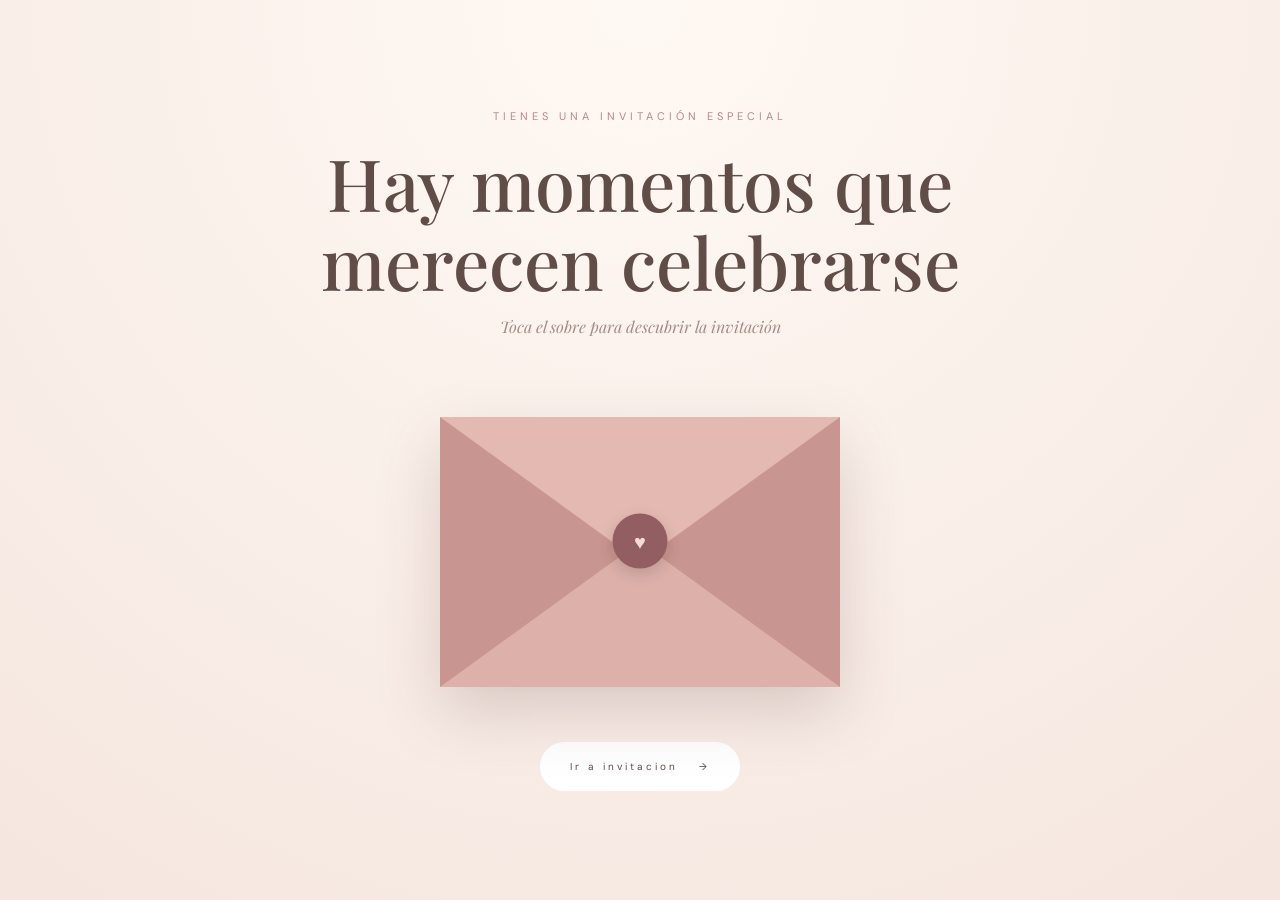
<file: index.html>
<!DOCTYPE html>
<html lang="es">

<head>
    <meta charset="UTF-8">
    <meta name="viewport" content="width=device-width, initial-scale=1.0">

    <title>Una invitación especial 💌</title>

    <link rel="stylesheet" href="style.css">

    <link rel="preconnect" href="https://fonts.googleapis.com">

    <link href="https://fonts.googleapis.com/css2?family=DM+Sans:wght@300;400;500&family=Great+Vibes&family=Playfair+Display:ital,wght@0,500;1,500&display=swap"
          rel="stylesheet">
</head>

<body class="inicio">

    <main class="inicio-container">

        <p class="mini-text">
            TIENES UNA INVITACIÓN ESPECIAL
        </p>

        <h1>
            Hay momentos que<br>
            merecen celebrarse
        </h1>

        <p class="instruccion">
            Toca el sobre para descubrir la invitación
        </p>


        <!-- SOBRE -->
        <div class="envelope-container"
             onclick="abrirSobre()">
             


            <div class="envelope" id="envelope">

                <!-- CARTA -->
                <div class="letter">

                    <span class="flor">✿</span>

                    <p>Estás invitado al</p>

                    <h2>
                        Cumpleaños<br>
                        de Mamá
                    </h2>

                    <span class="fecha">
                        24 • 10 • 2026
                    </span>

                </div>


                <!-- PARTE TRASERA -->
                <div class="envelope-back"></div>


                <!-- LADOS DEL SOBRE -->
                <div class="envelope-left"></div>

                <div class="envelope-right"></div>

                <div class="envelope-bottom"></div>


                <!-- TAPA -->
                <div class="envelope-flap"></div>


                <!-- SELLO -->
                <div class="seal">
                    <span>♥</span>
                </div>

            </div>

        </div>


        <p class="click-text">
            
            <a href="invitacion.html" class="confirmar-button">
                Ir a invitacion
            <span>→</span>

             </a>

        </p>
     
    </main>


    <!-- TRANSICIÓN -->
    <div id="transition-screen">

        <span>✿</span>

        <h2>
            Una celebración<br>
            muy especial
        </h2>

    </div>


    <script src="script.js"></script>

</body>

</html>
</file>
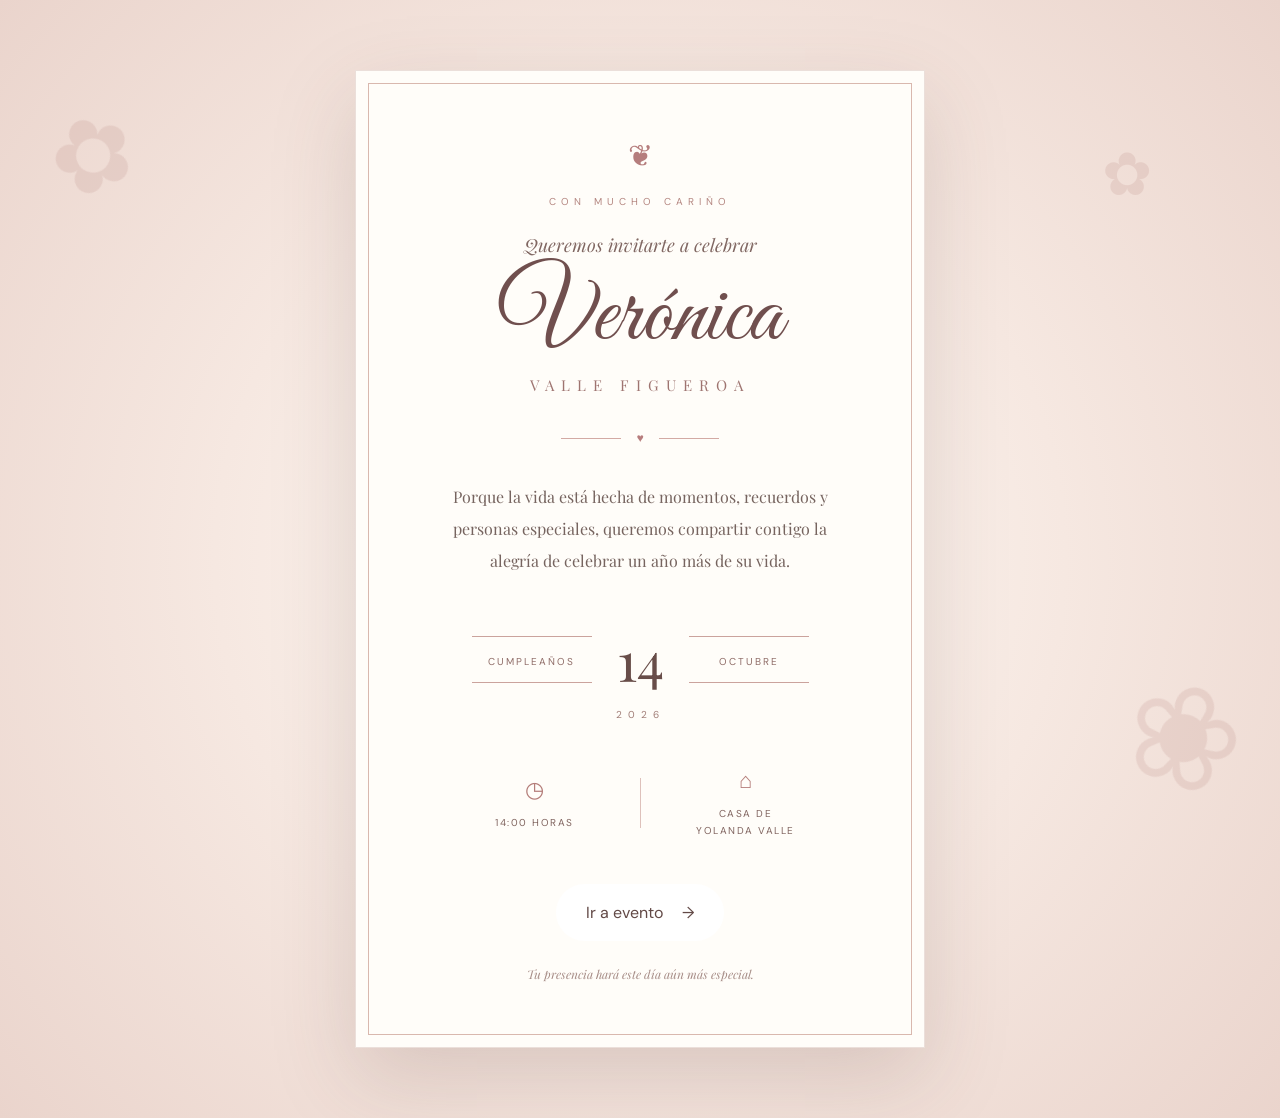
<file: invitacion.html>
<!DOCTYPE html>
<html lang="es">

<head>
    <meta charset="UTF-8">
    <meta name="viewport" content="width=device-width, initial-scale=1.0">

    <title>Verónica | Una celebración especial</title>

    <link rel="stylesheet" href="style.css">

    <link href="https://fonts.googleapis.com/css2?family=DM+Sans:wght@300;400;500&family=Great+Vibes&family=Playfair+Display:ital,wght@0,400;0,500;1,400&display=swap"
          rel="stylesheet">
</head>

<body class="carta-page">

    <!-- DECORACIONES -->
    <div class="flor-deco flor-1">✿</div>
    <div class="flor-deco flor-2">❀</div>
    <div class="flor-deco flor-3">✿</div>

    <main class="carta-wrapper">

        <div class="carta-invitacion">

            <div class="adorno-superior">
                ❦
            </div>

            <p class="carta-mini">
                CON MUCHO CARIÑO
            </p>

            <p class="carta-intro">
                Queremos invitarte a celebrar
            </p>

            <h1>
                Verónica
            </h1>

            <h2>
                Valle Figueroa
            </h2>

            <div class="separador-carta">
                <span></span>
                <div>♥</div>
                <span></span>
            </div>

            <p class="mensaje-carta">
                Porque la vida está hecha de momentos,
                recuerdos y personas especiales,
                queremos compartir contigo la alegría
                de celebrar un año más de su vida.
            </p>

            <div class="fecha-elegante">

                <div class="fecha-lateral">
                    <span>CUMPLEAÑOS</span>
                </div>

                <div class="numero-dia">
                    14
                </div>

                <div class="fecha-lateral">
                    <span>OCTUBRE</span>
                </div>

            </div>

            <p class="anio">
                2026
            </p>

            <div class="datos-carta">

                <div>
                    <span class="datos-icono">◷</span>
                    <p>14:00 HORAS</p>
                </div>

                <div class="datos-linea"></div>

                <div>
                    <span class="datos-icono">⌂</span>
                    <p>CASA DE<br>YOLANDA VALLE</p>
                </div>

            </div>

            <a href="evento.html"
           class="confirmar-button">

            Ir a evento

            <span>→</span>

        </a>

            <p class="carta-final">
                Tu presencia hará este día aún más especial.
            </p>

        </div>

    </main>

    <!-- TRANSICIÓN -->
    <div id="transition-evento">

        <div class="transition-flower">✿</div>

        <p>17 · 10 · 2026</p>

        <h2>
            Celebremos<br>
            juntos
        </h2>

    </div>

  <script src="script.js"></script>

</body>

</html>
</file>
<file: style.css>
* {
    margin: 0;
    padding: 0;
    box-sizing: border-box;
}

body {
    font-family: "DM Sans", sans-serif;
}


/* =================================
   PANTALLA INICIAL
================================= */

.inicio {

    min-height: 100vh;

    display: flex;
    justify-content: center;
    align-items: center;

    overflow: hidden;

    background:
        radial-gradient(
            circle at top,
            #fff9f4,
            #f5e6df
        );

    color: #604d48;
}


.inicio-container {

    width: 100%;

    text-align: center;

    padding: 30px 20px;
}


.mini-text {

    font-size: 11px;

    letter-spacing: 4px;

    color: #b88787;

    margin-bottom: 20px;
}


.inicio h1 {

    font-family: "Playfair Display", serif;

    font-weight: 500;

    font-size: clamp(2.5rem, 7vw, 4.5rem);

    line-height: 1.1;

    margin-bottom: 15px;
}


.instruccion {

    font-family: "Playfair Display", serif;

    font-style: italic;

    color: #a38b85;

    margin-bottom: 80px;
}


/* =================================
   CONTENEDOR DEL SOBRE
================================= */

.envelope-container {

    width: 400px;
    height: 270px;

    margin: auto;

    cursor: pointer;

    position: relative;

    perspective: 1000px;
}


.envelope {

    position: relative;

    width: 100%;
    height: 100%;

    background: #d5a7a1;

    box-shadow:
        0 25px 60px rgba(95, 58, 55, .20);

}


/* =================================
   CARTA
================================= */

.letter {

    position: absolute;

    width: 88%;
    height: 90%;

    left: 6%;
    bottom: 5%;

    z-index: 2;

    background: #fffdf9;

    padding: 35px 20px;

    transition:
        transform 1s ease,
        bottom 1s ease;

    box-shadow:
        0 5px 15px rgba(0,0,0,.08);
}


.letter p {

    font-family: "Playfair Display", serif;

    font-style: italic;

    font-size: 14px;

    color: #a98783;

    margin-bottom: 8px;
}


.letter h2 {

    font-family: "Great Vibes", cursive;

    font-size: 42px;

    font-weight: 400;

    line-height: 1;

    color: #6b4e4b;
}


.fecha {

    display: block;

    margin-top: 15px;

    font-size: 10px;

    letter-spacing: 3px;

    color: #b28a84;
}


.flor {

    display: block;

    color: #c89a96;

    margin-bottom: 10px;
}


/* =================================
   PARTES DEL SOBRE
================================= */

.envelope-back {

    position: absolute;

    width: 100%;
    height: 100%;

    background: #d5a7a1;

    z-index: 1;
}


/* LADO IZQUIERDO */

.envelope-left {

    position: absolute;

    z-index: 4;

    width: 0;
    height: 0;

    border-top: 135px solid transparent;
    border-bottom: 135px solid transparent;

    border-left: 200px solid #c99590;

}


/* LADO DERECHO */

.envelope-right {

    position: absolute;

    right: 0;

    z-index: 4;

    width: 0;
    height: 0;

    border-top: 135px solid transparent;
    border-bottom: 135px solid transparent;

    border-right: 200px solid #c99590;

}


/* PARTE INFERIOR */

.envelope-bottom {

    position: absolute;

    bottom: 0;

    z-index: 5;

    width: 0;
    height: 0;

    border-left: 200px solid transparent;
    border-right: 200px solid transparent;

    border-bottom: 145px solid #ddb0aa;

}


/* =================================
   TAPA
================================= */

.envelope-flap {

    position: absolute;

    top: 0;

    z-index: 6;

    width: 0;
    height: 0;

    border-left: 200px solid transparent;
    border-right: 200px solid transparent;

    border-top: 145px solid #e4b9b2;

    transform-origin: top;

    transition: transform .8s ease;
}


/* =================================
   SELLO
================================= */

.seal {

    position: absolute;

    z-index: 8;

    width: 55px;
    height: 55px;

    border-radius: 50%;

    left: 50%;
    top: 46%;

    transform: translate(-50%, -50%);

    display: flex;
    justify-content: center;
    align-items: center;

    background: #925e62;

    color: #f7dad8;

    font-size: 20px;

    box-shadow:
        0 5px 15px rgba(0,0,0,.15);

    transition:
        opacity .4s,
        transform .4s;
}


/* =================================
   SOBRE ABIERTO
================================= */

.envelope.open .envelope-flap {

    transform: rotateX(180deg);

    z-index: 1;
}


.envelope.open .seal {

    opacity: 0;

    transform:
        translate(-50%, -50%)
        scale(.5);
}


.envelope.open .letter {

    transform: translateY(-150px);

    z-index: 3;
}


/* =================================
   TEXTO ABAJO
================================= */

.click-text {

    margin-top: 55px;

    font-size: 10px;

    letter-spacing: 3px;

    color: #a57878;
}


/* =================================
   TRANSICIÓN
================================= */

#transition-screen {

    position: fixed;

    inset: 0;

    z-index: 100;

    background: #765957;

    color: white;

    display: flex;

    flex-direction: column;

    justify-content: center;
    align-items: center;

    opacity: 0;

    pointer-events: none;

    transition: opacity .8s;
}


#transition-screen.show {

    opacity: 1;
}


#transition-screen span {

    font-size: 30px;

    margin-bottom: 20px;
}


#transition-screen h2 {

    font-family: "Playfair Display", serif;

    font-weight: 400;

    font-size: 3rem;

    text-align: center;
}


/* =================================
   CELULAR
================================= */

@media(max-width: 500px) {

    .envelope-container {

        width: 310px;
        height: 210px;
    }


    .envelope-left {

        border-top-width: 105px;
        border-bottom-width: 105px;

        border-left-width: 155px;
    }


    .envelope-right {

        border-top-width: 105px;
        border-bottom-width: 105px;

        border-right-width: 155px;
    }


    .envelope-bottom {

        border-left-width: 155px;
        border-right-width: 155px;

        border-bottom-width: 115px;
    }


    .envelope-flap {

        border-left-width: 155px;
        border-right-width: 155px;

        border-top-width: 115px;
    }


    .letter h2 {

        font-size: 34px;
    }

}
/* =========================================
   PÁGINA DE LA CARTA
========================================= */

.carta-page {

    min-height: 100vh;

    background:
        radial-gradient(
            circle at center,
            #fffaf5 0%,
            #f6e8e1 50%,
            #ead4cc 100%
        );

    display: flex;

    justify-content: center;
    align-items: center;

    padding: 70px 20px;

    position: relative;

    overflow-x: hidden;
}


/* =========================================
   CARTA
========================================= */

.carta-wrapper {

    width: 100%;

    display: flex;

    justify-content: center;

    animation: aparecerCarta 1.5s ease;
}


.carta-invitacion {

    position: relative;

    width: min(570px, 95%);

    background: #fffdf9;

    padding: 65px 60px;

    text-align: center;

    box-shadow:
        0 30px 80px rgba(92, 59, 54, .18);

    border: 1px solid rgba(177, 132, 126, .25);
}


/* DOBLE BORDE */

.carta-invitacion::before {

    content: "";

    position: absolute;

    inset: 12px;

    border: 1px solid #d9b8ae;

    pointer-events: none;
}


/* =========================================
   DECORACIÓN
========================================= */

.adorno-superior {

    font-size: 30px;

    color: #b57d7d;

    margin-bottom: 20px;
}


.carta-mini {

    font-family: "DM Sans", sans-serif;

    font-size: 10px;

    letter-spacing: 5px;

    color: #b48680;

    margin-bottom: 25px;
}


.carta-intro {

    font-family: "Playfair Display", serif;

    font-size: 18px;

    font-style: italic;

    color: #806762;
}


/* =========================================
   NOMBRE
========================================= */

.carta-invitacion h1 {

    font-family: "Great Vibes", cursive;

    font-weight: 400;

    font-size: clamp(4rem, 10vw, 6rem);

    color: #704f4e;

    line-height: 1;

    margin-top: 12px;
}


.carta-invitacion h2 {

    font-family: "Playfair Display", serif;

    font-weight: 400;

    text-transform: uppercase;

    letter-spacing: 7px;

    font-size: 15px;

    color: #9e7470;

    margin-top: 10px;
}


/* =========================================
   SEPARADOR
========================================= */

.separador-carta {

    display: flex;

    align-items: center;

    justify-content: center;

    gap: 15px;

    margin: 35px 0;
}


.separador-carta span {

    width: 60px;

    height: 1px;

    background: #d3aaa4;
}


.separador-carta div {

    color: #b77d7d;

    font-size: 12px;
}


/* =========================================
   MENSAJE
========================================= */

.mensaje-carta {

    max-width: 400px;

    margin: auto;

    font-family: "Playfair Display", serif;

    font-size: 16px;

    line-height: 2;

    color: #76645f;
}


/* =========================================
   FECHA
========================================= */

.fecha-elegante {

    display: flex;

    justify-content: center;

    align-items: center;

    margin-top: 45px;
}


.fecha-lateral {

    width: 120px;

    padding: 12px;

    border-top: 1px solid #cba39d;

    border-bottom: 1px solid #cba39d;
}


.fecha-lateral span {

    font-size: 10px;

    letter-spacing: 2px;

    color: #8f6c67;
}


.numero-dia {

    font-family: "Playfair Display", serif;

    font-size: 55px;

    color: #684d49;

    margin: 0 25px;
}


.anio {

    font-size: 10px;

    letter-spacing: 6px;

    color: #a17d77;

    margin-top: 12px;
}


/* =========================================
   DATOS
========================================= */

.datos-carta {

    display: flex;

    align-items: center;

    justify-content: center;

    gap: 30px;

    margin: 45px 0;
}


.datos-carta > div:not(.datos-linea) {

    width: 150px;
}


.datos-icono {

    font-size: 22px;

    color: #b47d79;

    display: block;

    margin-bottom: 10px;
}


.datos-carta p {

    font-size: 10px;

    line-height: 1.7;

    letter-spacing: 1.5px;

    color: #80645f;
}


.datos-linea {

    width: 1px;

    height: 50px;

    background: #dec1bb;
}


/* =========================================
   BOTÓN
========================================= */

.continuar-btn {

    border: none;

    background: #765653;

    color: white;

    padding: 17px 28px;

    border-radius: 50px;

    font-family: "DM Sans", sans-serif;

    font-size: 11px;

    letter-spacing: 1.5px;

    cursor: pointer;

    transition: .35s;
}


.continuar-btn span {

    margin-left: 15px;

    transition: .3s;
}


.continuar-btn:hover {

    background: #9b716d;

    transform: translateY(-3px);

    box-shadow:
        0 10px 25px rgba(92, 59, 54, .2);
}


.continuar-btn:hover span {

    margin-left: 23px;
}


.carta-final {

    margin-top: 25px;

    font-family: "Playfair Display", serif;

    font-style: italic;

    font-size: 12px;

    color: #a68c86;
}


/* =========================================
   FLORES DEL FONDO
========================================= */

.flor-deco {

    position: fixed;

    color: rgba(177, 125, 121, .17);

    font-size: 100px;

    pointer-events: none;
}


.flor-1 {

    left: 4%;

    top: 10%;

    transform: rotate(-25deg);
}


.flor-2 {

    right: 3%;

    bottom: 8%;

    transform: rotate(20deg);

    font-size: 140px;
}


.flor-3 {

    right: 10%;

    top: 15%;

    font-size: 60px;
}


/* =========================================
   TRANSICIÓN A EVENTO
========================================= */

#transition-evento {

    position: fixed;

    inset: 0;

    z-index: 999;

    background: #6d504e;

    color: white;

    display: flex;

    flex-direction: column;

    justify-content: center;

    align-items: center;

    opacity: 0;

    visibility: hidden;

    transition: .8s;
}


#transition-evento.show {

    opacity: 1;

    visibility: visible;
}


.transition-flower {

    font-size: 35px;

    margin-bottom: 25px;
}


#transition-evento p {

    font-size: 10px;

    letter-spacing: 5px;

    margin-bottom: 20px;
}


#transition-evento h2 {

    font-family: "Playfair Display", serif;

    font-size: clamp(3rem, 8vw, 5rem);

    font-weight: 400;

    text-align: center;

    line-height: 1.1;
}


/* =========================================
   ANIMACIÓN ENTRADA
========================================= */

@keyframes aparecerCarta {

    from {

        opacity: 0;

        transform:
            translateY(40px)
            scale(.97);
    }

    to {

        opacity: 1;

        transform:
            translateY(0)
            scale(1);
    }
}


/* =========================================
   CELULAR
========================================= */

@media(max-width: 550px) {

    .carta-page {

        padding: 25px 12px;
    }


    .carta-invitacion {

        padding:
            55px 25px
            45px 25px;
    }


    .carta-invitacion h1 {

        font-size: 4.3rem;
    }


    .fecha-lateral {

        width: 85px;

        padding: 10px 3px;
    }


    .fecha-lateral span {

        font-size: 8px;
    }


    .numero-dia {

        font-size: 45px;

        margin: 0 15px;
    }


    .datos-carta {

        gap: 15px;
    }


    .datos-carta > div:not(.datos-linea) {

        width: 120px;
    }

}
/* =========================================================
   EVENTO.HTML
========================================================= */

.evento-page {

    margin: 0;

    background: #fffaf6;

    color: #634f4b;

    overflow-x: hidden;

}


/* =========================================================
   PORTADA
========================================================= */

.evento-hero {

    min-height: 100vh;

    position: relative;

    display: flex;

    justify-content: center;

    align-items: center;

    text-align: center;

    background:
        linear-gradient(
            rgba(68, 42, 41, .40),
            rgba(68, 42, 41, .62)
        ),
        url("../img/mama.jpg");

    background-size: cover;

    background-position: center;

}


.evento-overlay {

    position: absolute;

    inset: 0;

    background:
        radial-gradient(
            circle,
            transparent 30%,
            rgba(40, 20, 20, .30)
        );

}


.evento-hero-content {

    position: relative;

    z-index: 2;

    color: white;

    padding: 30px;

    animation: entradaEvento 1.5s ease;

}


.evento-fecha {

    font-size: 11px;

    letter-spacing: 5px;

    margin-bottom: 40px;

}


.evento-celebremos {

    font-family: "Playfair Display", serif;

    font-style: italic;

    font-size: 20px;

    margin-bottom: 5px;

}


.evento-hero h1 {

    font-family: "Great Vibes", cursive;

    font-weight: 400;

    font-size: clamp(5rem, 13vw, 9rem);

    line-height: .9;

}


.evento-hero h2 {

    font-family: "Playfair Display", serif;

    font-weight: 400;

    font-size: 15px;

    letter-spacing: 8px;

    text-transform: uppercase;

    margin-top: 20px;

}


/* EDAD */

.edad-container {

    display: flex;

    align-items: center;

    justify-content: center;

    gap: 25px;

    margin-top: 40px;

}


.edad-container span {

    width: 70px;

    height: 1px;

    background: rgba(255,255,255,.7);

}


.edad-container strong {

    font-family: "Playfair Display", serif;

    font-size: 50px;

    font-weight: 400;

}


.edad-texto {

    font-size: 9px;

    letter-spacing: 3px;

    margin-top: 10px;

}


/* BOTÓN ABAJO */

.scroll-button {

    display: flex;

    align-items: center;

    justify-content: center;

    width: 45px;

    height: 45px;

    margin: 45px auto 0;

    border: 1px solid rgba(255,255,255,.7);

    border-radius: 50%;

    color: white;

    text-decoration: none;

    animation: flecha 2s infinite;

}


/* =========================================================
   MENSAJE
========================================================= */

.evento-mensaje {

    padding: 120px 20px;

    text-align: center;

    max-width: 800px;

    margin: auto;

}


.evento-label {

    font-size: 10px;

    letter-spacing: 4px;

    color: #b17d78;

    margin-bottom: 20px;

}


.evento-mensaje h2,
.fecha-evento > h2,
.recuerdos > h2 {

    font-family: "Playfair Display", serif;

    font-size: clamp(2.5rem, 6vw, 4rem);

    font-weight: 400;

    line-height: 1.2;

}


.evento-mensaje h2 em,
.recuerdos h2 em {

    display: block;

    font-family: "Great Vibes", cursive;

    font-size: 1.5em;

    font-weight: 400;

    color: #a86f70;

}


.evento-line {

    width: 50px;

    height: 1px;

    background: #c89b95;

    margin: 35px auto;

}


.evento-mensaje > p:not(.evento-label) {

    max-width: 600px;

    margin: 15px auto;

    font-family: "Playfair Display", serif;

    line-height: 2;

    color: #806d67;

}


.corazon-evento {

    margin-top: 35px;

    color: #b97d7d;

}


/* =========================================================
   CONTADOR
========================================================= */

.contador-evento {

    padding: 100px 20px;

    text-align: center;

    color: white;

    background: #735451;

}


.claro {

    color: #eacbc5;

}


.contador-evento h2 {

    font-family: "Great Vibes", cursive;

    font-size: clamp(3rem, 7vw, 5rem);

    font-weight: 400;

    margin-bottom: 50px;

}


.contador-grid {

    display: grid;

    grid-template-columns: repeat(4, 130px);

    justify-content: center;

    gap: 20px;

}


.contador-item {

    padding: 30px 10px;

    border-top: 1px solid rgba(255,255,255,.4);

    border-bottom: 1px solid rgba(255,255,255,.4);

}


.contador-item strong {

    display: block;

    font-family: "Playfair Display", serif;

    font-size: 45px;

    font-weight: 400;

}


.contador-item span {

    display: block;

    margin-top: 10px;

    font-size: 8px;

    letter-spacing: 2px;

    opacity: .8;

}


/* =========================================================
   FECHA
========================================================= */

.fecha-evento {

    padding: 120px 20px;

    text-align: center;

}


.calendario-evento {

    margin: 50px auto 40px;

    width: 260px;

    padding: 30px;

    border-top: 1px solid #c89c96;

    border-bottom: 1px solid #c89c96;

}


.calendario-evento p {

    font-size: 10px;

    letter-spacing: 4px;

}


.calendario-evento strong {

    display: block;

    font-family: "Playfair Display", serif;

    font-size: 80px;

    font-weight: 400;

}


.calendario-evento h3 {

    font-family: "Playfair Display", serif;

    letter-spacing: 6px;

    font-weight: 400;

}


.calendario-evento span {

    display: block;

    margin-top: 10px;

    font-size: 10px;

    letter-spacing: 4px;

}


.hora-evento {

    margin-top: 50px;

}


.hora-evento > span {

    font-size: 30px;

    color: #ad7774;

}


.hora-evento p {

    margin-top: 15px;

    font-family: "Playfair Display", serif;

    font-style: italic;

}


.hora-evento strong {

    display: block;

    margin-top: 8px;

    letter-spacing: 3px;

}


/* =========================================================
   UBICACIÓN
========================================================= */

.ubicacion-evento {

    padding: 110px 20px;

    text-align: center;

    color: white;

    background:
        linear-gradient(
            rgba(85, 57, 55, .94),
            rgba(85, 57, 55, .94)
        );

}


.ubicacion-icono {

    font-size: 35px;

    margin-bottom: 25px;

}


.ubicacion-evento h2 {

    font-family: "Great Vibes", cursive;

    font-size: clamp(3.5rem, 8vw, 5.5rem);

    font-weight: 400;

    line-height: 1;

}


.ubicacion-texto {

    max-width: 450px;

    margin: 30px auto;

    line-height: 1.8;

    opacity: .8;

}


.ubicacion-button {

    display: inline-flex;

    align-items: center;

    gap: 10px;

    margin-top: 10px;

    padding: 16px 28px;

    color: #664b49;

    background: white;

    text-decoration: none;

    border-radius: 50px;

    transition: .3s;

}


.ubicacion-button:hover {

    transform: translateY(-4px);

}


/* =========================================================
   RECUERDOS
========================================================= */

.recuerdos {

    padding: 120px 20px;

    text-align: center;

}


.recuerdos-intro {

    max-width: 500px;

    margin: 25px auto 60px;

    line-height: 1.8;

    color: #826e68;

}


.galeria-evento {

    max-width: 850px;

    margin: auto;

    display: grid;

    grid-template-columns: 1fr 1.2fr 1fr;

    align-items: center;

    gap: 20px;

}


.foto-evento {

    padding: 10px 10px 35px;

    background: white;

    box-shadow:
        0 15px 40px rgba(80, 50, 45, .15);

}


.foto-evento img {

    width: 100%;

    height: 330px;

    object-fit: cover;

    display: block;
    

}


.foto-uno {

    transform: rotate(-5deg);

}


.foto-dos {

    transform: translateY(-15px);

}


.foto-tres {

    transform: rotate(5deg);

}


.recuerdos blockquote {

    max-width: 600px;

    margin: 80px auto 0;

    font-family: "Playfair Display", serif;

    font-size: 20px;

    font-style: italic;

    line-height: 1.8;

    color: #806662;

}


/* =========================================================
   49 AÑOS
========================================================= */

.seccion-49 {

    min-height: 500px;

    padding: 80px 20px;

    display: flex;

    align-items: center;

    justify-content: center;

    gap: 60px;

    background: #f0ddd5;

}


.numero-49 {

    font-family: "Playfair Display", serif;

    font-size: clamp(9rem, 20vw, 15rem);

    line-height: 1;

    color: #9c6e69;

}


.texto-49 p {

    font-size: 10px;

    letter-spacing: 5px;

}


.texto-49 h2 {

    font-family: "Great Vibes", cursive;

    font-size: clamp(3rem, 7vw, 5rem);

    font-weight: 400;

    margin: 10px 0;

}


.texto-49 span {

    font-family: "Playfair Display", serif;

    font-style: italic;

}


/* =========================================================
   CONFIRMACIÓN
========================================================= */

.confirmacion-evento {

    padding: 120px 20px;

    text-align: center;

    color: white;

    background: #624946;

}


.mini-corazon {

    font-size: 25px;

    margin-bottom: 20px;

}


.confirmacion-evento h2 {

    font-family: "Great Vibes", cursive;

    font-size: clamp(4rem, 9vw, 6rem);

    font-weight: 400;

}


.confirmacion-evento > p:not(.evento-label) {

    margin: 20px auto 35px;

    max-width: 450px;

    line-height: 1.8;

}


.confirmar-button {

    display: inline-block;

    padding: 18px 30px;

    background: white;

    color: #624946;

    border-radius: 50px;

    text-decoration: none;

    transition: .3s;

}


.confirmar-button span {

    margin-left: 15px;

}


.confirmar-button:hover {

    transform: scale(1.05);

}


.confirmacion-evento small {

    display: block;

    margin-top: 25px;

    opacity: .7;

}


/* =========================================================
   FOOTER
========================================================= */

.footer-evento {

    padding: 100px 20px;

    text-align: center;

    background: #fffaf6;

}


.footer-flor {

    color: #b77c79;

    font-size: 30px;

}


.footer-evento > p {

    margin: 25px 0;

    font-family: "Playfair Display", serif;

    font-style: italic;

}


.footer-evento h3 {

    font-family: "Playfair Display", serif;

    font-weight: 400;

    font-size: 15px;

}


.footer-evento h2 {

    font-family: "Great Vibes", cursive;

    font-size: 50px;

    font-weight: 400;

    color: #9c6967;

}


.footer-line {

    width: 40px;

    height: 1px;

    background: #bd918c;

    margin: 30px auto;

}


.footer-evento small {

    font-size: 8px;

    letter-spacing: 4px;

}


/* =========================================================
   ANIMACIONES
========================================================= */

@keyframes entradaEvento {

    from {

        opacity: 0;

        transform: translateY(30px);

    }

    to {

        opacity: 1;

        transform: translateY(0);

    }

}


@keyframes flecha {

    0%, 100% {

        transform: translateY(0);

    }

    50% {

        transform: translateY(10px);

    }

}


/* =========================================================
   RESPONSIVE
========================================================= */

@media(max-width: 650px) {

    .contador-grid {

        grid-template-columns: repeat(2, 130px);

    }


    .galeria-evento {

        grid-template-columns: 1fr 1fr;

        max-width: 450px;

    }


    .foto-tres {

        grid-column: 1 / 3;

        width: 55%;

        margin: auto;

    }


    .foto-evento img {

        height: 250px;

    }


    .seccion-49 {

        flex-direction: column;

        gap: 10px;

        text-align: center;

    }


    .numero-49 {

        font-size: 10rem;

    }

}


@media(max-width: 400px) {

    .galeria-evento {

        gap: 10px;

    }


    .foto-evento {

        padding: 7px 7px 25px;

    }


    .foto-evento img {

        height: 200px;

    }

}
</file>
